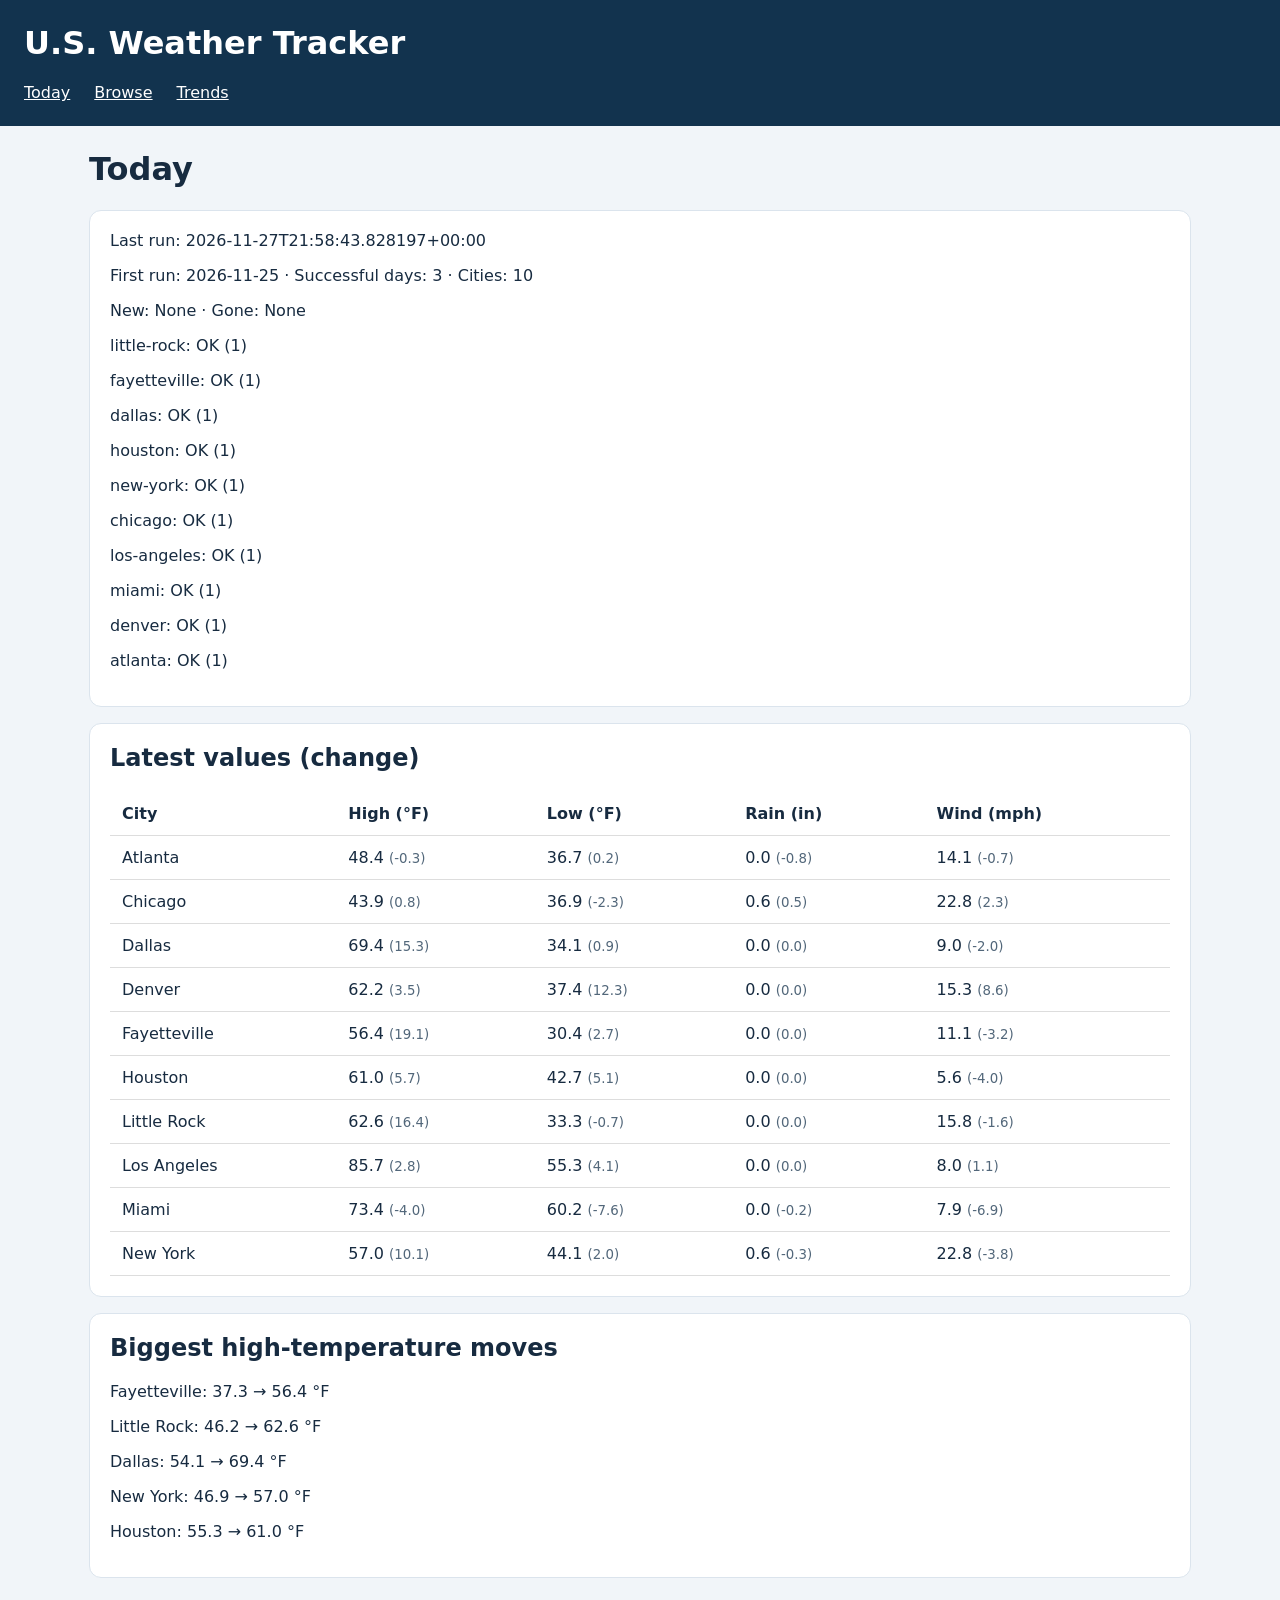
<file: index.html>
<!doctype html><html lang="en"><head><meta charset="utf-8"><meta name="viewport" content="width=device-width,initial-scale=1"><meta name="theme-color" content="#12334e"><link rel="manifest" href="manifest.json"><link rel="stylesheet" href="style.css"><title>Today | Weather Tracker</title></head><body data-page="index"><header><h1>U.S. Weather Tracker</h1><nav><a href="index.html">Today</a><a href="browse.html">Browse</a><a href="trends.html">Trends</a></nav></header><main><h1>Today</h1><div id="app">Loading weather data…</div></main><script src="app.js"></script></body></html>
</file>
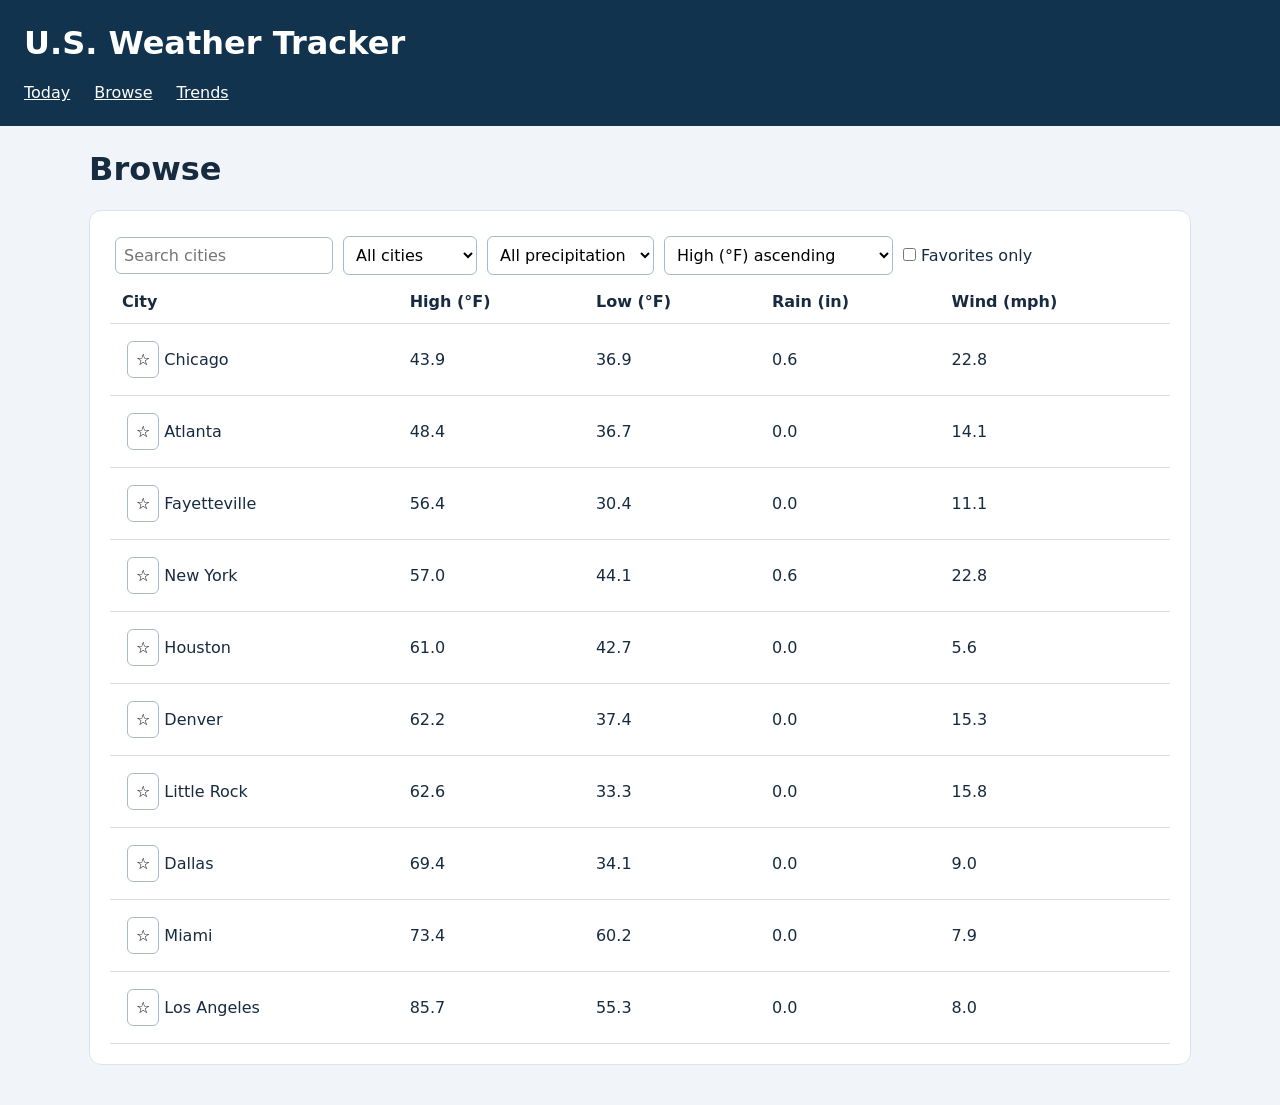
<file: browse.html>
<!doctype html><html lang="en"><head><meta charset="utf-8"><meta name="viewport" content="width=device-width,initial-scale=1"><meta name="theme-color" content="#12334e"><link rel="manifest" href="manifest.json"><link rel="stylesheet" href="style.css"><title>Browse | Weather Tracker</title></head><body data-page="browse"><header><h1>U.S. Weather Tracker</h1><nav><a href="index.html">Today</a><a href="browse.html">Browse</a><a href="trends.html">Trends</a></nav></header><main><h1>Browse</h1><div id="app">Loading weather data…</div></main><script src="app.js"></script></body></html>
</file>
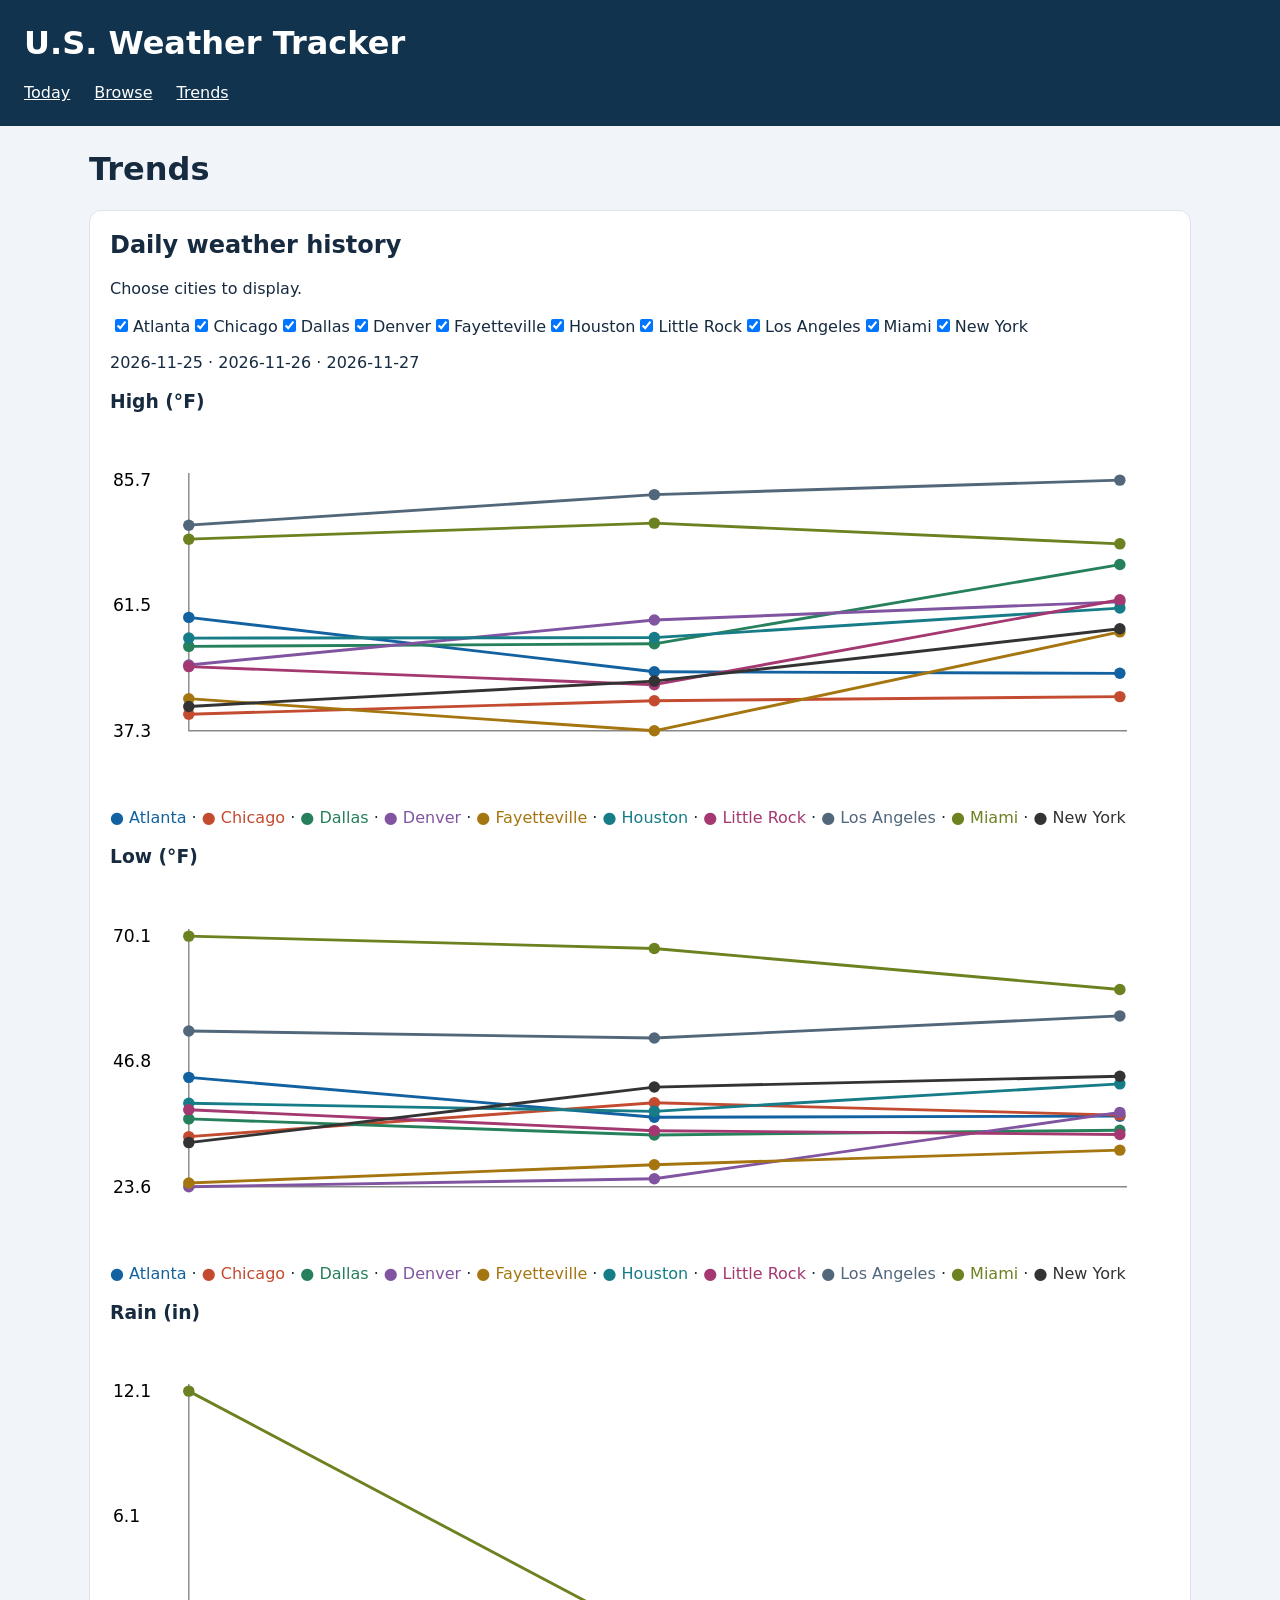
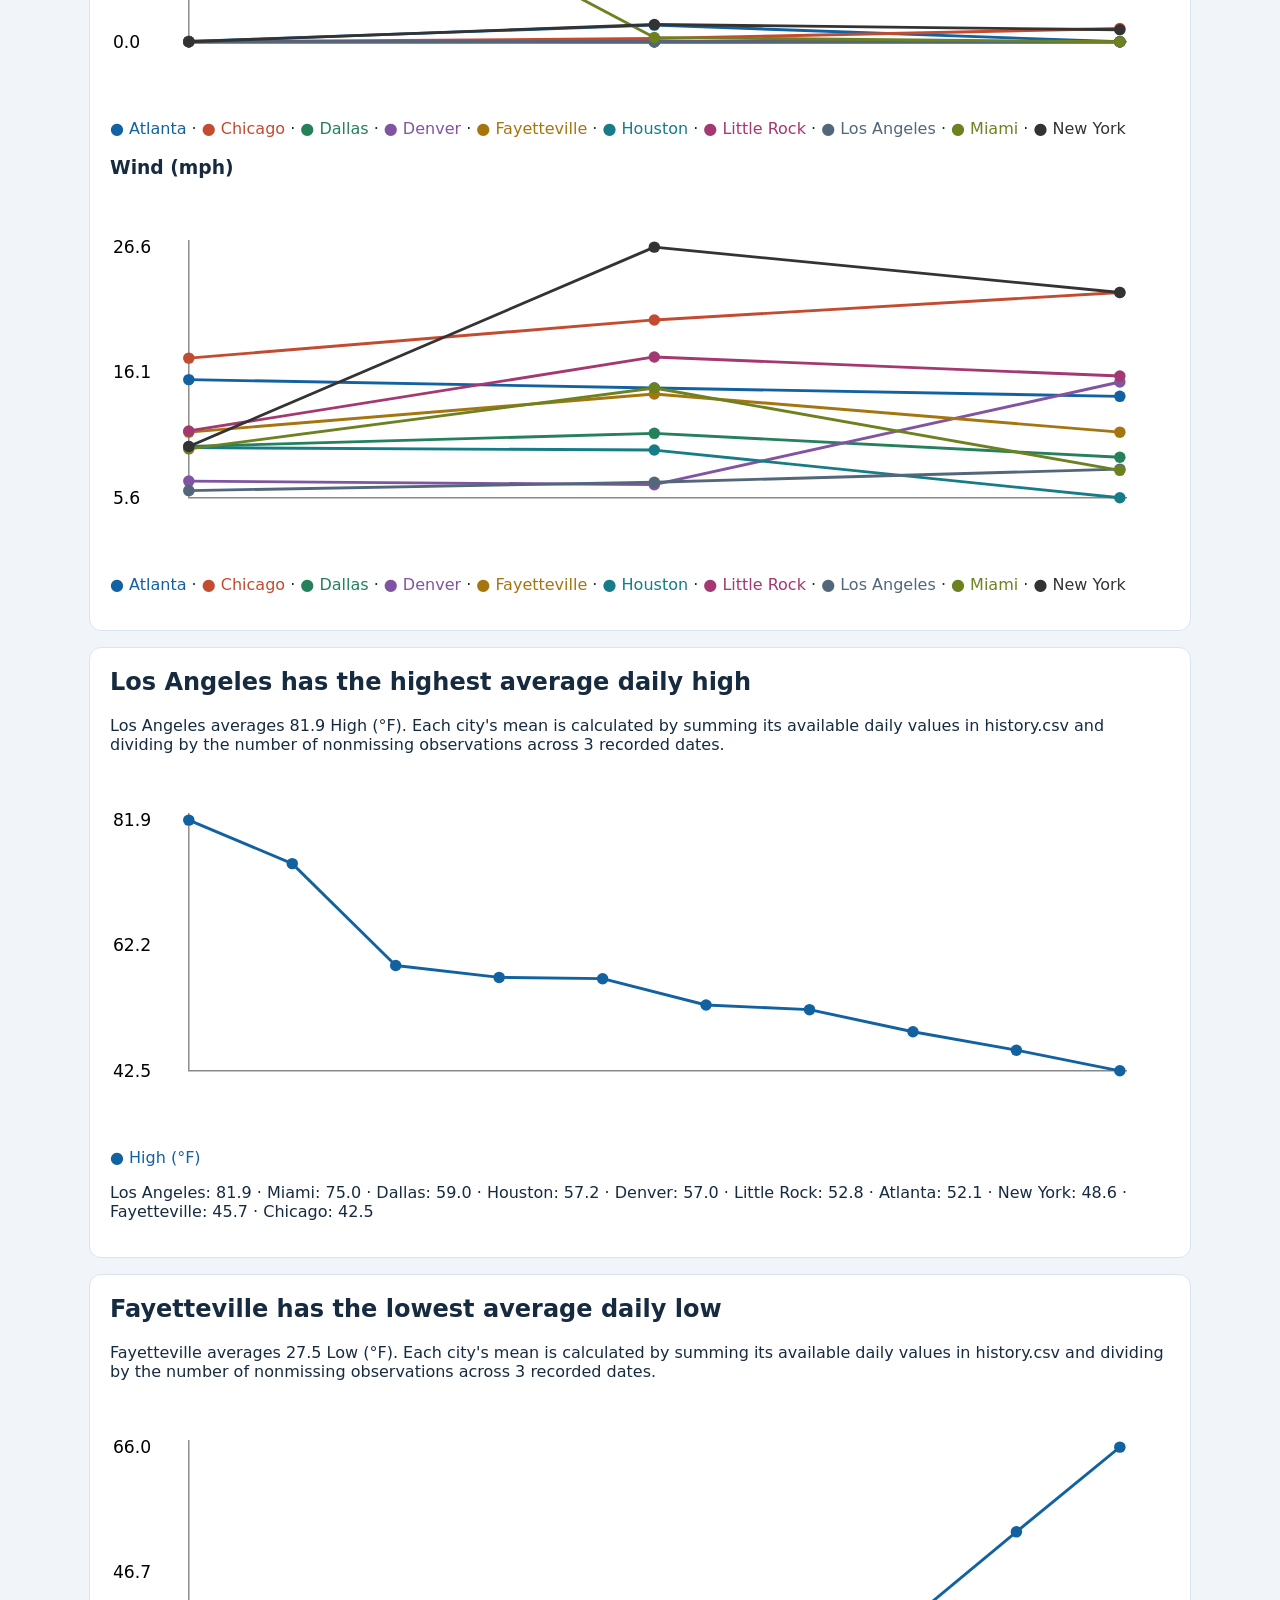
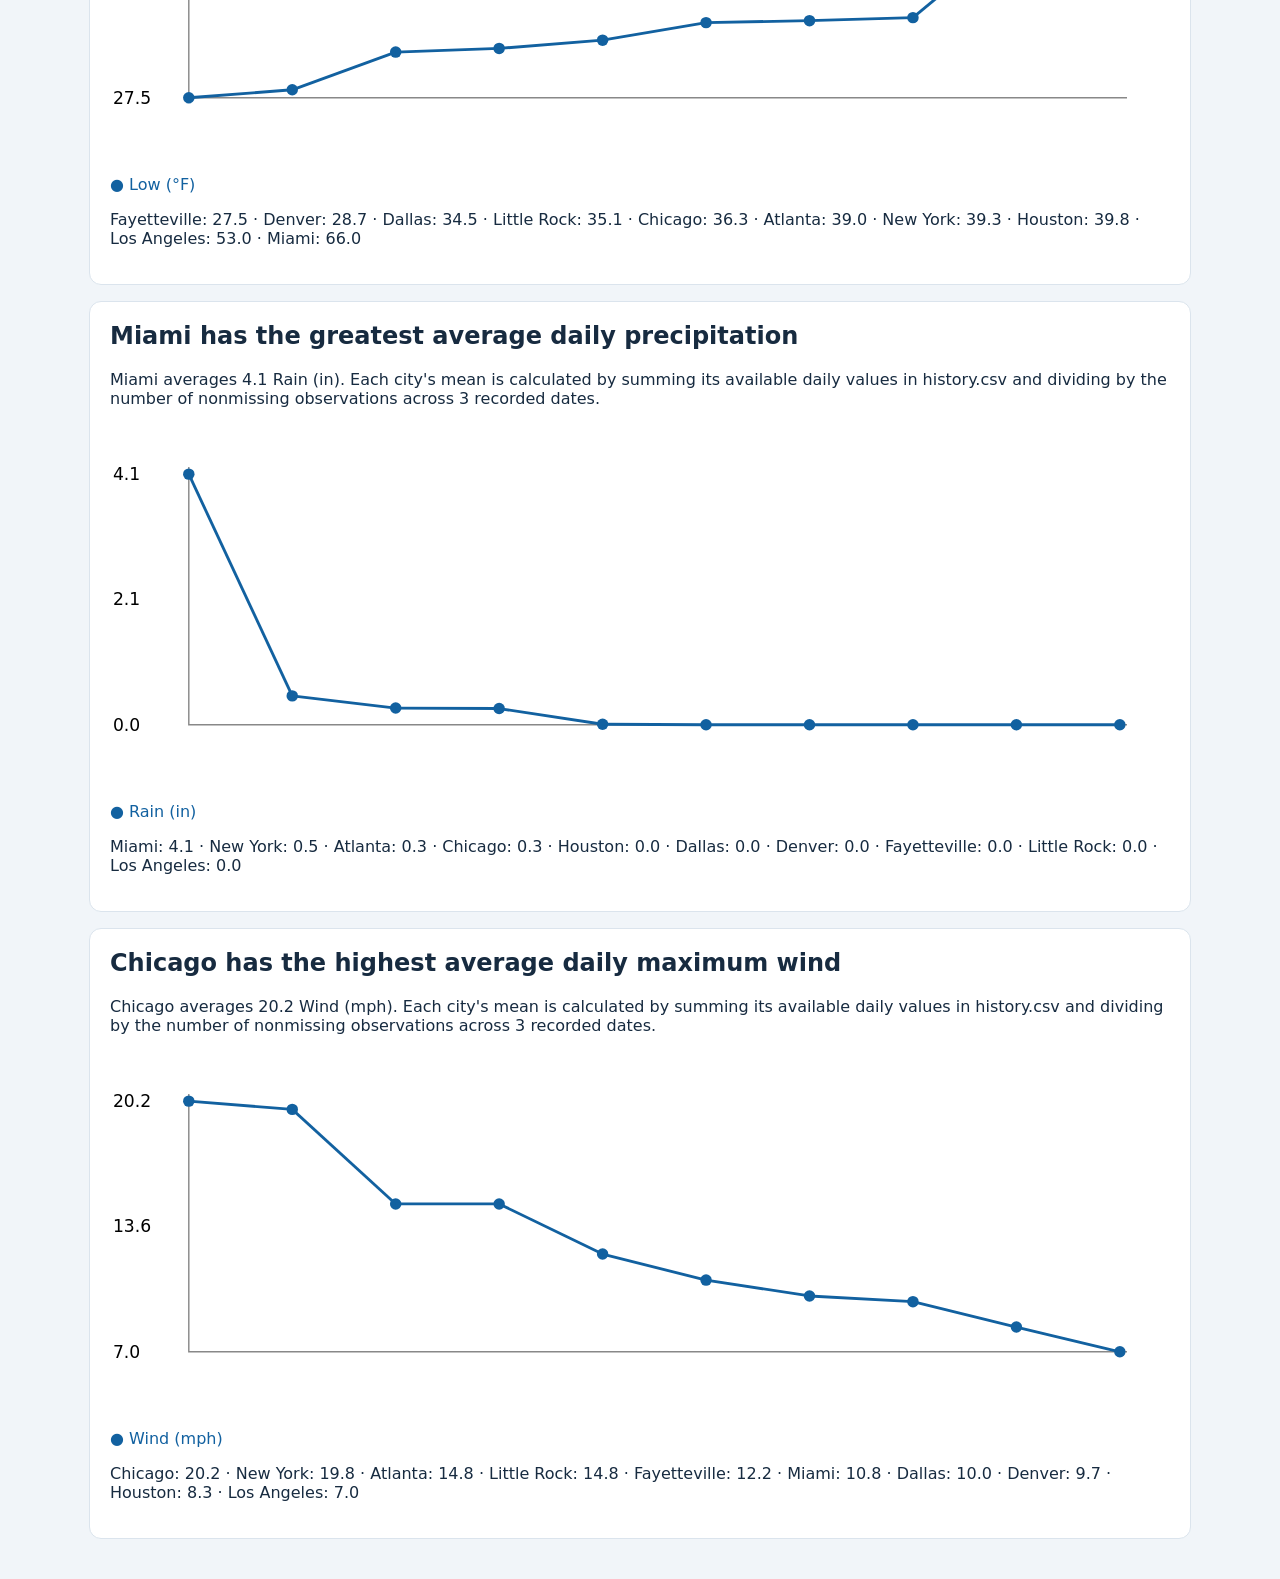
<file: trends.html>
<!doctype html><html lang="en"><head><meta charset="utf-8"><meta name="viewport" content="width=device-width,initial-scale=1"><meta name="theme-color" content="#12334e"><link rel="manifest" href="manifest.json"><link rel="stylesheet" href="style.css"><title>Trends | Weather Tracker</title></head><body data-page="trends"><header><h1>U.S. Weather Tracker</h1><nav><a href="index.html">Today</a><a href="browse.html">Browse</a><a href="trends.html">Trends</a></nav></header><main><h1>Trends</h1><div id="app">Loading weather data…</div></main><script src="app.js"></script></body></html>
</file>
<file: style.css>
*{box-sizing:border-box}body{font:16px system-ui,sans-serif;background:#f1f5f9;color:#172b40;margin:0}header{background:#12334e;color:white;padding:24px}nav a{color:white;margin-right:24px}main{max-width:1150px;margin:auto;padding:24px}section{background:white;border:1px solid #dbe4ed;border-radius:12px;padding:20px;margin:16px 0;overflow:auto}table{border-collapse:collapse;width:100%}th,td{padding:12px;text-align:left;border-bottom:1px solid #ddd}input,select,button{font:inherit;padding:8px;margin:5px;border:1px solid #aab9c8;border-radius:6px;background:white}svg{width:100%;height:auto}small{color:#52677a}h1,h2{margin-top:0}
</file>
